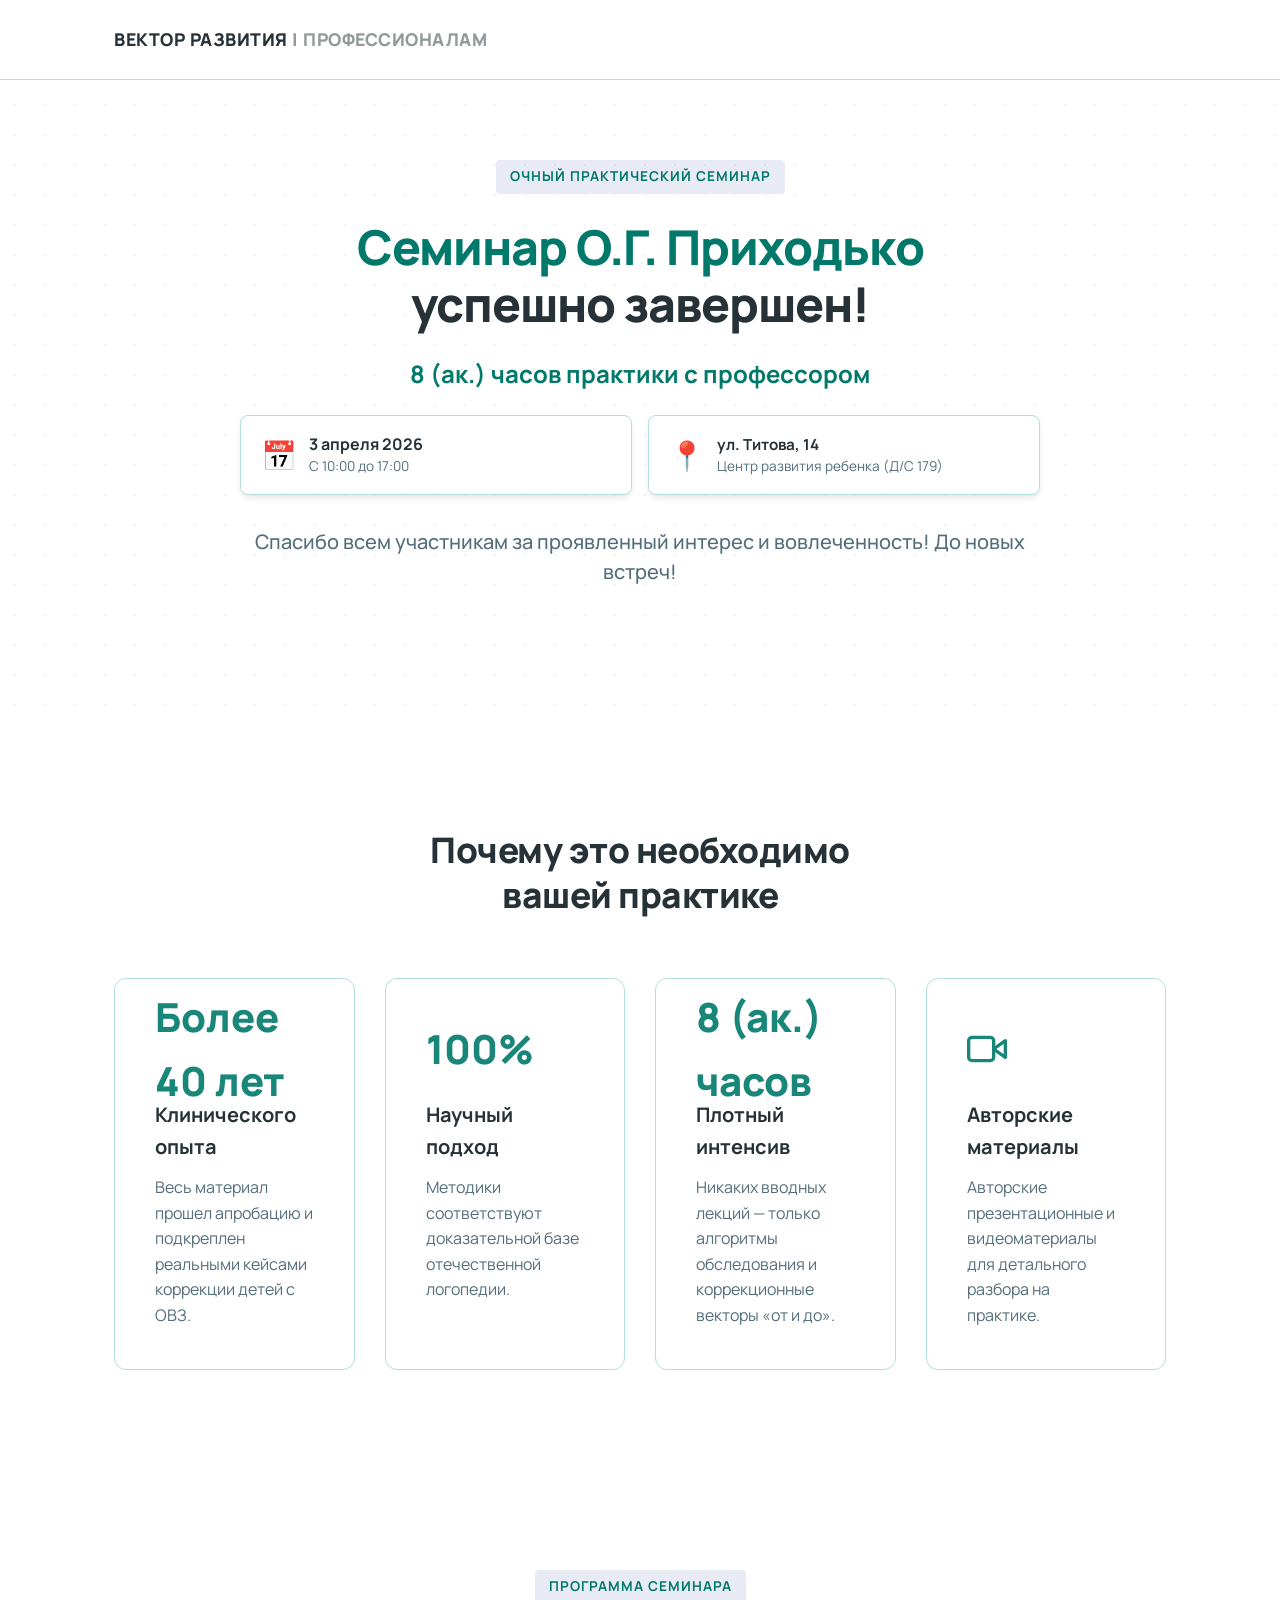
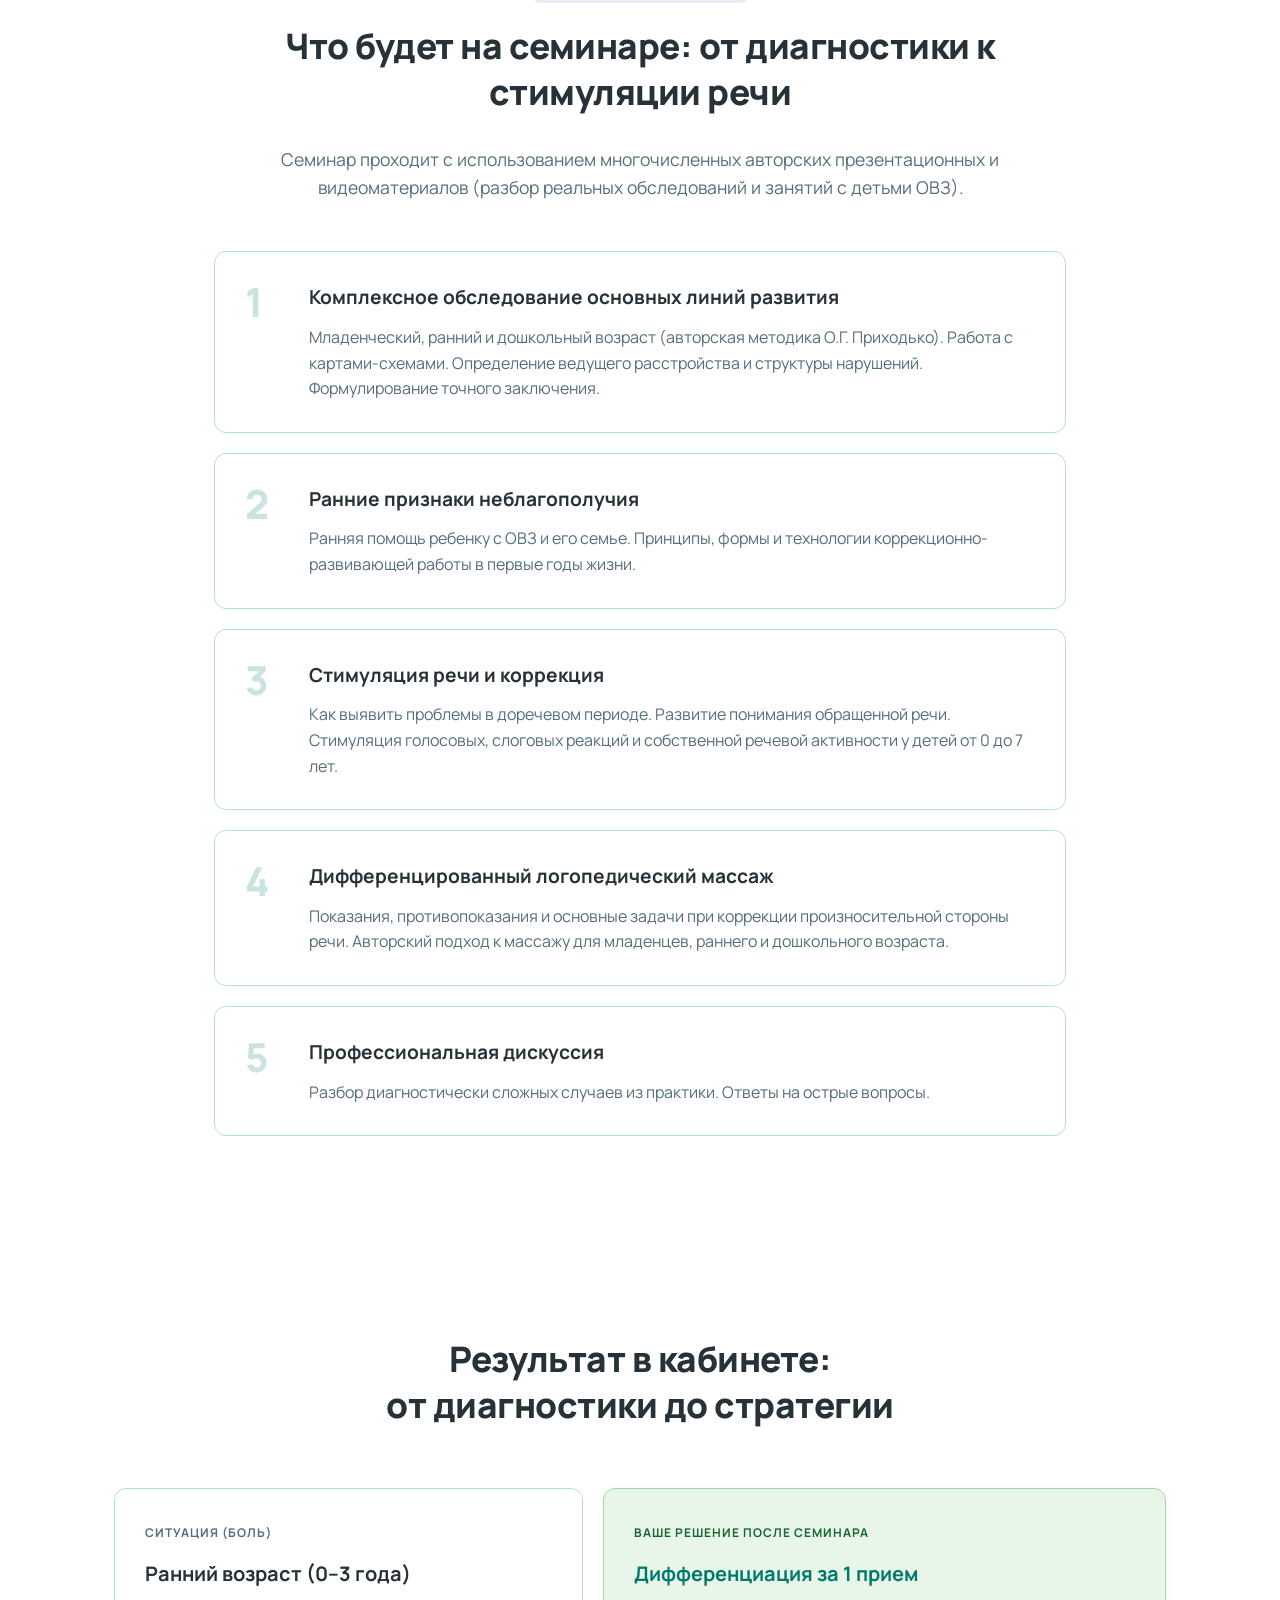
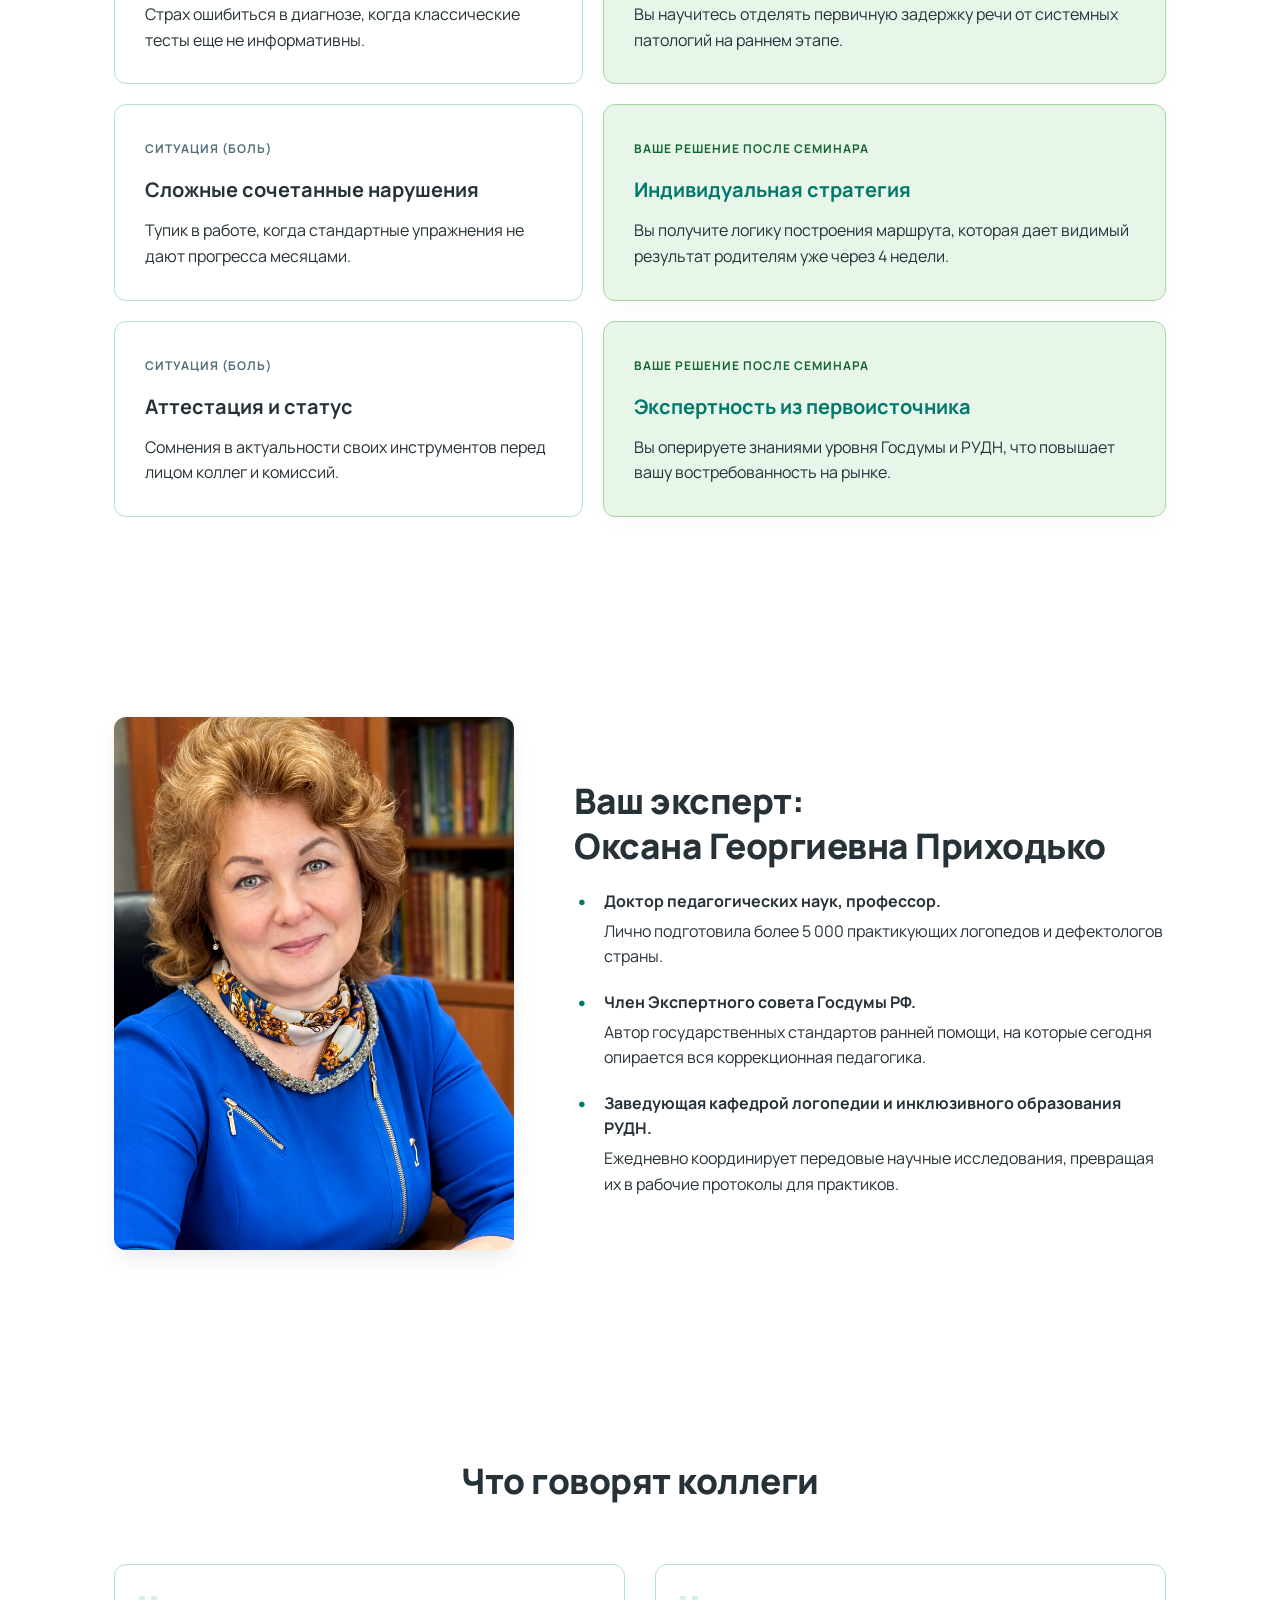
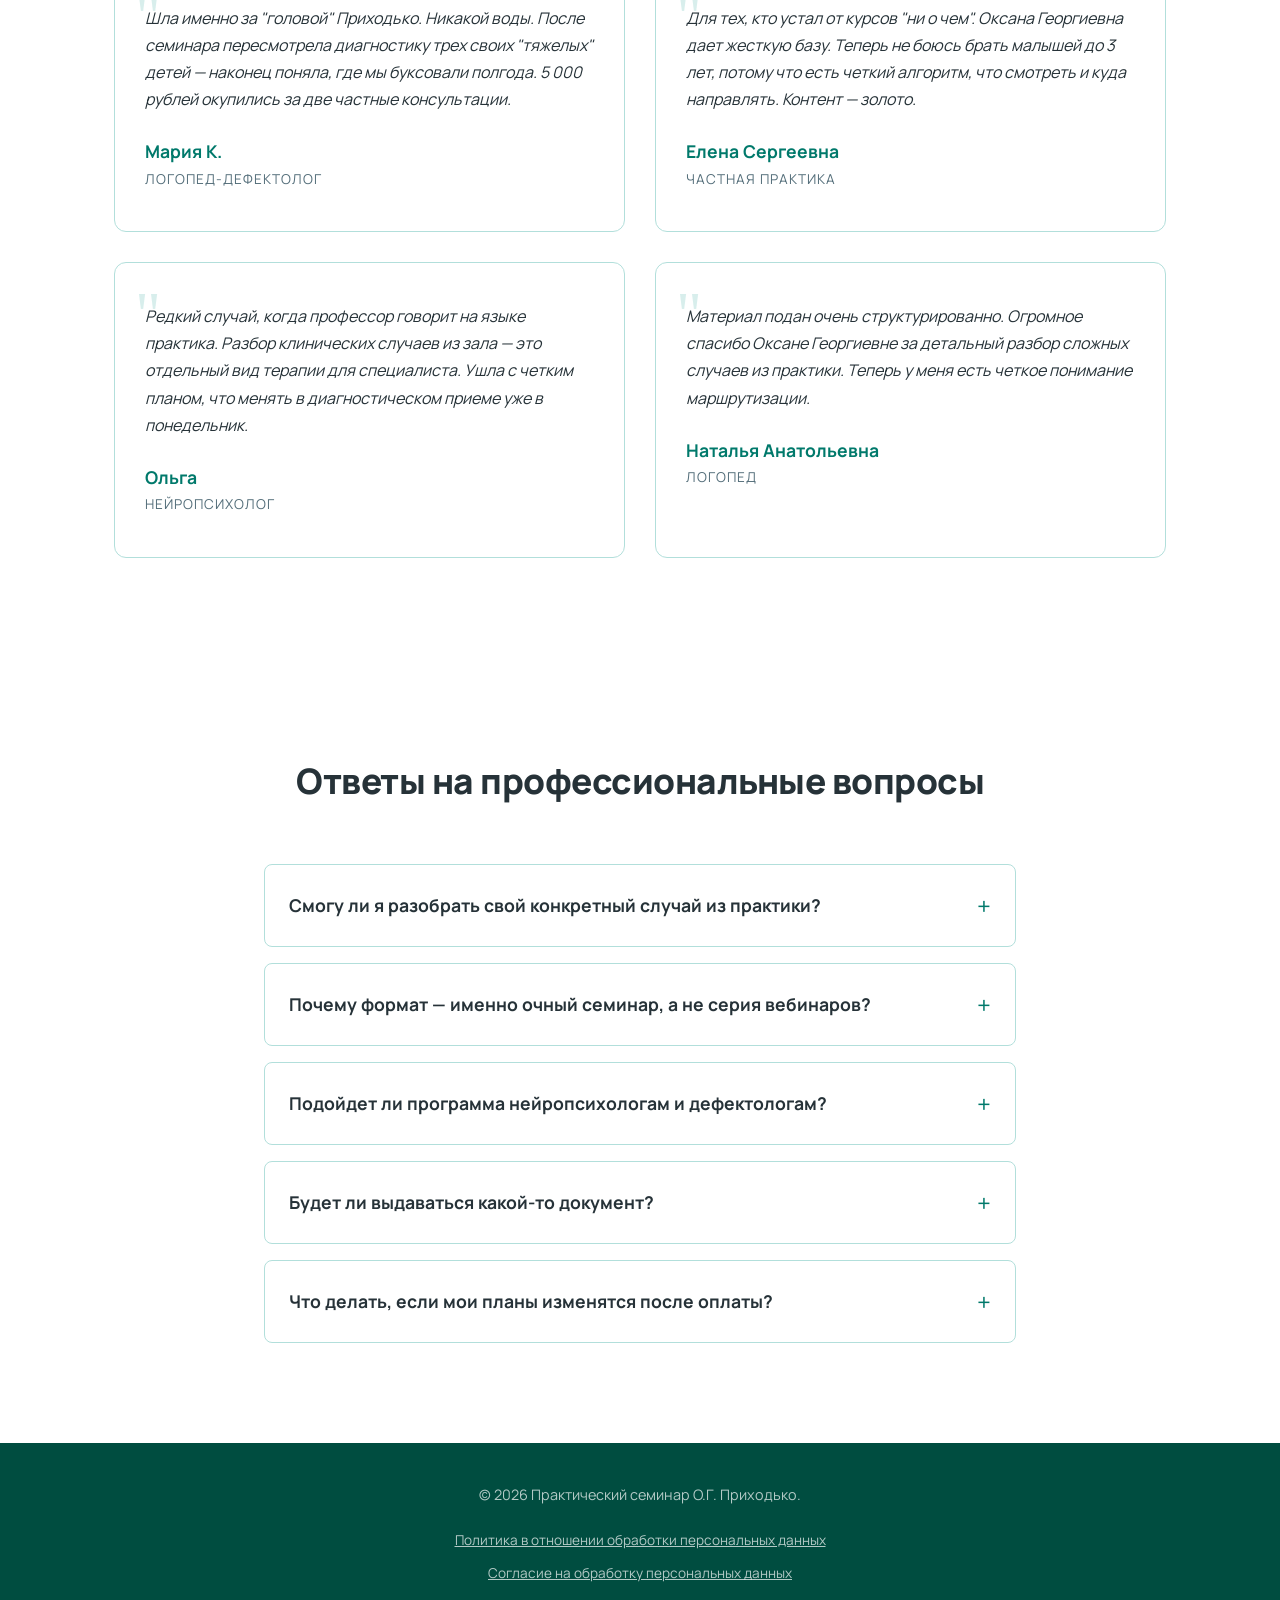
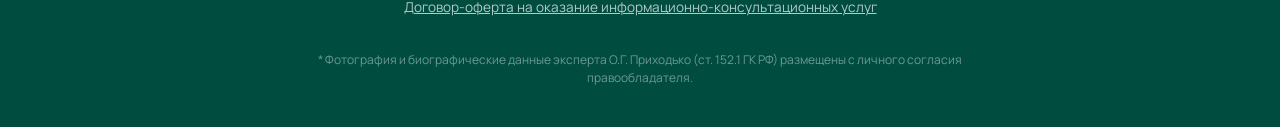
<file: index.html>
<!DOCTYPE html>
<html lang="ru">

<head>
    <meta charset="UTF-8">
    <meta name="viewport" content="width=device-width, initial-scale=1.0">
    <title>Практический семинар О.Г. Приходько: «Современные подходы к диагностике и коррекции речевых нарушений у детей раннего и дошкольного возраста»</title>
    <meta name="description" content="Очный интенсив Оксаны Георгиевны Приходько. Точная диагностика детей 0-7 лет. 8 (ак.) часов практики для логопедов, дефектологов и нейропсихологов.">
    <!-- Open Graph for Telegram/WhatsApp previews -->
    <meta property="og:title" content="Практический семинар О.Г. Приходько: «Современные подходы к диагностике и коррекции речевых нарушений у детей раннего и дошкольного возраста»">
    <meta property="og:description" content="8 (ак.) часов практики для логопедов, дефектологов и нейропсихологов. 3 апреля 2026 г., Ярославль.">
    <meta property="og:type" content="website">
    <link rel="preconnect" href="https://fonts.googleapis.com">
    <link rel="preconnect" href="https://fonts.gstatic.com" crossorigin>
    <link href="https://fonts.googleapis.com/css2?family=Manrope:wght@400;500;600;700;800&display=swap"
        rel="stylesheet">
    <link rel="stylesheet" href="style.css">
    
    <!-- T-Bank Payment Widget Script -->
    <script src="https://securepay.tinkoff.ru/html/payForm/js/tinkoff_v2.js"></script>

    <!-- Top.Mail.Ru counter -->
    <script type="text/javascript">
    var _tmr = window._tmr || (window._tmr = []);
    _tmr.push({id: "3750161", type: "pageView", start: (new Date()).getTime()});
    (function (d, w, id) {
      if (d.getElementById(id)) return;
      var ts = d.createElement("script"); ts.type = "text/javascript"; ts.async = true; ts.id = id;
      ts.src = "https://top-fwz1.mail.ru/js/code.js";
      var f = function () {var s = d.getElementsByTagName("script")[0]; s.parentNode.insertBefore(ts, s);};
      if (w.opera == "[object Opera]") { d.addEventListener("DOMContentLoaded", f, false); } else { f(); }
    })(document, window, "tmr-code");
    </script>
    <noscript><div><img src="https://top-fwz1.mail.ru/counter?id=3750161;js=na" style="position:absolute;left:-9999px;" alt="Top.Mail.Ru" /></div></noscript>
    <!-- /Top.Mail.Ru counter -->
</head>

<body>

    <!-- Header (Simple) -->
    <header class="header">
        <div class="container header-inner">
            <div class="logo">ВЕКТОР РАЗВИТИЯ <span style="opacity: 0.5;">| ПРОФЕССИОНАЛАМ</span></div>
            <a href="#register" class="btn btn-outline-header" style="display: none;">Занять место</a>
        </div>
    </header>

    <!-- Block 1: Hero Section -->
    <section class="hero" id="hero">
        <div class="hero-bg"></div>
        <div class="container">
            <div class="hero-content">
                <div class="badge">Очный практический семинар</div>
                <h1 class="hero-title"
                    style="font-size: clamp(2rem, 5vw, 3rem); line-height: 1.2; margin-bottom: 24px; color: var(--color-primary);">
                    Семинар О.Г. Приходько<br>
                    <span style="color: var(--color-text-dark); background: var(--color-bg-secondary); padding: 2px 8px; border-radius: 4px;">успешно завершен!</span>
                </h1>

                <h2
                    style="font-size: 1.25rem; font-weight: 700; color: var(--color-primary-dark); margin-bottom: 24px; line-height: 1.4;">
                    <span class="highlight" style="font-size: 1.5rem;">8 (ак.) часов практики с профессором</span>
                </h2>

                <div class="event-details"
                    style="display: flex; justify-content: center; gap: 16px; flex-wrap: wrap; margin-bottom: 32px;">
                    <div
                        style="background: #fff; padding: 16px 20px; border-radius: 8px; box-shadow: var(--shadow-sm); border: 1px solid var(--color-border); display: flex; align-items: center; gap: 12px; text-align: left; flex: 1; min-width: 200px;">
                        <span style="font-size: 1.8rem;">📅</span>
                        <span style="line-height: 1.3;">
                            <strong style="color: var(--color-text-dark); font-size: 1rem;">3 апреля 2026</strong><br>
                            <span style="font-size: 0.85rem; color: var(--color-text-muted);">С 10:00 до 17:00</span>
                        </span>
                    </div>
                    <div
                        style="background: #fff; padding: 16px 20px; border-radius: 8px; box-shadow: var(--shadow-sm); border: 1px solid var(--color-border); display: flex; align-items: center; gap: 12px; text-align: left; flex: 1; min-width: 250px;">
                        <span style="font-size: 1.8rem;">📍</span>
                        <span style="line-height: 1.3;">
                            <strong style="color: var(--color-text-dark); font-size: 0.95rem;">ул. Титова,
                                14</strong><br>
                            <span style="font-size: 0.85rem; color: var(--color-text-muted);">Центр развития ребенка
                                (Д/С 179)</span>
                        </span>
                    </div>
                </div>

                <p class="hero-subtitle">
                    Спасибо всем участникам за проявленный интерес и вовлеченность! До новых встреч!
                </p>
                <div class="hero-cta-box" style="display: none;">
                    <a href="#register" class="btn btn-primary btn-xl" id="hero-price">Занять место за 6 000 ₽</a>
                    <div class="urgency-tag">
                        <svg width="18" height="18" viewBox="0 0 24 24" fill="none" class="icon">
                            <path d="M12 22c5.523 0 10-4.477 10-10S17.523 2 12 2 2 6.477 2 12s4.477 10 10 10z"
                                stroke="currentColor" stroke-width="2" />
                            <path d="M12 6v6l4 2" stroke="currentColor" stroke-width="2" stroke-linecap="round" />
                        </svg>
                        <div class="timer-block">
                            <span id="days">00</span>
                            <small>Дней</small>
                        </div>
                        <div class="timer-separator">:</div>
                        <div class="timer-block">
                            <span id="hours">00</span>
                            <small>Часов</small>
                        </div>
                        <div class="timer-separator">:</div>
                        <div class="timer-block">
                            <span id="minutes">00</span>
                            <small>Минут</small>
                        </div>
                        <div class="timer-separator">:</div>
                        <div class="timer-block">
                            <span id="seconds">00</span>
                            <small>Секунд</small>
                        </div>
                    </div>
                </div>
            </div>
        </div>
    </section>

    <!-- Block 2: Value Proposition -->
    <section class="section bg-white" id="values">
        <div class="container">
            <h2 class="section-title text-center">Почему это необходимо<br>вашей практике</h2>
            <div class="values-grid">
                <div class="value-card">
                    <div class="value-icon">Более 40 лет</div>
                    <h3 class="value-title">Клинического опыта</h3>
                    <p class="value-desc">Весь материал прошел апробацию и подкреплен реальными кейсами коррекции детей
                        с ОВЗ.</p>
                </div>
                <div class="value-card">
                    <div class="value-icon">100%</div>
                    <h3 class="value-title">Научный подход</h3>
                    <p class="value-desc">Методики соответствуют доказательной базе отечественной логопедии.</p>
                </div>
                <div class="value-card">
                    <div class="value-icon">8 (ак.) часов</div>
                    <h3 class="value-title">Плотный интенсив</h3>
                    <p class="value-desc">Никаких вводных лекций — только алгоритмы обследования и коррекционные векторы
                        «от и до».</p>
                </div>
                <div class="value-card">
                    <div class="value-icon">
                        <svg width="40" height="40" viewBox="0 0 24 24" fill="none" stroke="currentColor"
                            stroke-width="2" stroke-linecap="round" stroke-linejoin="round">
                            <polygon points="23 7 16 12 23 17 23 7"></polygon>
                            <rect x="1" y="5" width="15" height="14" rx="2" ry="2"></rect>
                        </svg>
                    </div>
                    <h3 class="value-title">Авторские материалы</h3>
                    <p class="value-desc">Авторские презентационные и видеоматериалы для детального разбора на практике.
                    </p>
                </div>
            </div>
        </div>
    </section>

    <!-- Block 2.5: Seminar Program -->
    <section class="section" id="program" style="background-color: var(--color-surface);">
        <div class="container" style="max-width: 900px;">
            <div class="badge" style="display: block; width: max-content; margin: 0 auto 20px auto;">Программа семинара
            </div>
            <h2 class="section-title text-center" style="margin-bottom: 30px;">Что будет на семинаре: от диагностики к
                стимуляции речи</h2>

            <p style="text-align: center; color: var(--color-text-muted); font-size: 1.1rem; margin-bottom: 50px;">
                Семинар проходит с использованием многочисленных авторских презентационных и видеоматериалов (разбор
                реальных обследований и занятий с детьми ОВЗ).
            </p>

            <div class="program-list">
                <div class="program-item">
                    <div class="program-number">1</div>
                    <div class="program-content">
                        <h4 class="program-title">Комплексное обследование основных линий развития</h4>
                        <p>Младенческий, ранний и дошкольный возраст (авторская методика О.Г. Приходько). Работа с
                            картами-схемами. Определение ведущего расстройства и структуры нарушений. Формулирование
                            точного заключения.</p>
                    </div>
                </div>

                <div class="program-item">
                    <div class="program-number">2</div>
                    <div class="program-content">
                        <h4 class="program-title">Ранние признаки неблагополучия</h4>
                        <p>Ранняя помощь ребенку с ОВЗ и его семье. Принципы, формы и технологии
                            коррекционно-развивающей работы в первые годы жизни.</p>
                    </div>
                </div>

                <div class="program-item">
                    <div class="program-number">3</div>
                    <div class="program-content">
                        <h4 class="program-title">Стимуляция речи и коррекция</h4>
                        <p>Как выявить проблемы в доречевом периоде. Развитие понимания обращенной речи. Стимуляция
                            голосовых, слоговых реакций и собственной речевой активности у детей от 0 до 7 лет.</p>
                    </div>
                </div>

                <div class="program-item">
                    <div class="program-number">4</div>
                    <div class="program-content">
                        <h4 class="program-title">Дифференцированный логопедический массаж</h4>
                        <p>Показания, противопоказания и основные задачи при коррекции произносительной стороны речи.
                            Авторский подход к массажу для младенцев, раннего и дошкольного возраста.</p>
                    </div>
                </div>

                <div class="program-item">
                    <div class="program-number">5</div>
                    <div class="program-content">
                        <h4 class="program-title">Профессиональная дискуссия</h4>
                        <p>Разбор диагностически сложных случаев из практики. Ответы на острые вопросы.</p>
                    </div>
                </div>
            </div>
        </div>
    </section>

    <!-- Block 3: Results (Table/Cards) -->
    <section class="section bg-white" id="results">
        <div class="container">
            <h2 class="section-title text-center">Результат в кабинете:<br>от диагностики до стратегии</h2>

            <div class="results-grid">
                <!-- Row 1 -->
                <div class="result-card problem">
                    <div class="result-label error">Ситуация (Боль)</div>
                    <h4 class="result-heading">Ранний возраст (0–3 года)</h4>
                    <p>Страх ошибиться в диагнозе, когда классические тесты еще не информативны.</p>
                </div>
                <div class="result-card solution">
                    <div class="result-label success">Ваше решение после семинара</div>
                    <h4 class="result-heading highlight">Дифференциация за 1 прием</h4>
                    <p>Вы научитесь отделять первичную задержку речи от системных патологий на раннем этапе.</p>
                </div>

                <!-- Row 2 -->
                <div class="result-card problem">
                    <div class="result-label error">Ситуация (Боль)</div>
                    <h4 class="result-heading">Сложные сочетанные нарушения</h4>
                    <p>Тупик в работе, когда стандартные упражнения не дают прогресса месяцами.</p>
                </div>
                <div class="result-card solution">
                    <div class="result-label success">Ваше решение после семинара</div>
                    <h4 class="result-heading highlight">Индивидуальная стратегия</h4>
                    <p>Вы получите логику построения маршрута, которая дает видимый результат родителям уже через 4
                        недели.</p>
                </div>

                <!-- Row 3 -->
                <div class="result-card problem">
                    <div class="result-label error">Ситуация (Боль)</div>
                    <h4 class="result-heading">Аттестация и статус</h4>
                    <p>Сомнения в актуальности своих инструментов перед лицом коллег и комиссий.</p>
                </div>
                <div class="result-card solution">
                    <div class="result-label success">Ваше решение после семинара</div>
                    <h4 class="result-heading highlight">Экспертность из первоисточника</h4>
                    <p>Вы оперируете знаниями уровня Госдумы и РУДН, что повышает вашу востребованность на рынке.</p>
                </div>
            </div>
        </div>
    </section>

    <!-- Block 4: Expert Profile -->
    <section class="section bg-white" id="expert">
        <div class="container">
            <div class="expert-container">
                <div class="expert-image">
                    <img src="Приходько.png" alt="Оксана Георгиевна Приходько"
                        style="width: 100%; border-radius: 12px; object-fit: cover; aspect-ratio: 3/4; box-shadow: var(--shadow-md);">
                </div>
                <div class="expert-info">
                    <h2 class="section-title" style="margin-bottom: 20px;">Ваш эксперт:<br>Оксана Георгиевна Приходько
                    </h2>

                    <ul class="expert-list">
                        <li>
                            <strong>Доктор педагогических наук, профессор.</strong> Лично подготовила более 5 000
                            практикующих логопедов и дефектологов страны.
                        </li>
                        <li>
                            <strong>Член Экспертного совета Госдумы РФ.</strong> Автор государственных стандартов ранней
                            помощи, на которые сегодня опирается вся коррекционная педагогика.
                        </li>
                        <li>
                            <strong>Заведующая кафедрой логопедии и инклюзивного образования РУДН.</strong> Ежедневно
                            координирует передовые научные исследования, превращая их в рабочие протоколы для практиков.
                        </li>
                    </ul>
                </div>
            </div>
        </div>
    </section>

    <!-- Block 5: Testimonials -->
    <section class="section bg-surface" id="testimonials">
        <div class="container">
            <h2 class="section-title text-center">Что говорят коллеги</h2>

            <div class="testimonials-grid">
                <div class="testimonial-card">
                    <div class="quote-icon">"</div>
                    <p class="testimonial-text">Шла именно за "головой" Приходько. Никакой воды. После семинара
                        пересмотрела диагностику трех своих "тяжелых" детей — наконец поняла, где мы буксовали полгода.
                        5 000 рублей окупились за две частные консультации.</p>
                    <div class="testimonial-author">
                        <strong>Мария К.</strong>
                        <span>логопед-дефектолог</span>
                    </div>
                </div>

                <div class="testimonial-card">
                    <div class="quote-icon">"</div>
                    <p class="testimonial-text">Для тех, кто устал от курсов "ни о чем". Оксана Георгиевна дает жесткую
                        базу. Теперь не боюсь брать малышей до 3 лет, потому что есть четкий алгоритм, что смотреть и
                        куда направлять. Контент — золото.</p>
                    <div class="testimonial-author">
                        <strong>Елена Сергеевна</strong>
                        <span>частная практика</span>
                    </div>
                </div>

                <div class="testimonial-card">
                    <div class="quote-icon">"</div>
                    <p class="testimonial-text">Редкий случай, когда профессор говорит на языке практика. Разбор
                        клинических случаев из зала — это отдельный вид терапии для специалиста. Ушла с четким планом,
                        что менять в диагностическом приеме уже в понедельник.</p>
                    <div class="testimonial-author">
                        <strong>Ольга</strong>
                        <span>нейропсихолог</span>
                    </div>
                </div>

                <div class="testimonial-card">
                    <div class="quote-icon">"</div>
                    <p class="testimonial-text">Материал подан очень структурированно. Огромное спасибо Оксане
                        Георгиевне за детальный разбор сложных случаев из практики. Теперь у меня есть четкое понимание
                        маршрутизации.</p>
                    <div class="testimonial-author">
                        <strong>Наталья Анатольевна</strong>
                        <span>логопед</span>
                    </div>
                </div>
            </div>
        </div>
    </section>

    <!-- Block 6: FAQ -->
    <section class="section bg-white" id="faq">
        <div class="container" style="max-width: 800px;">
            <h2 class="section-title text-center">Ответы на профессиональные вопросы</h2>

            <div class="faq-accordion">
                <div class="accordion-item">
                    <button class="accordion-header">
                        Смогу ли я разобрать свой конкретный случай из практики?
                        <span class="icon">+</span>
                    </button>
                    <div class="accordion-content">
                        <div class="accordion-inner">
                            <p>Да. Мы выделили время на интерактив, где вы можете представить анамнез своего «сложного»
                                ребенка и получить прямую стратегию коррекции от профессора.</p>
                        </div>
                    </div>
                </div>

                <div class="accordion-item">
                    <button class="accordion-header">
                        Почему формат — именно очный семинар, а не серия вебинаров?
                        <span class="icon">+</span>
                    </button>
                    <div class="accordion-content">
                        <div class="accordion-inner">
                            <p>Очный формат позволяет видеть, как работает эксперт «в поле», и моментально получать
                                обратную обратную связь.</p>
                        </div>
                    </div>
                </div>

                <div class="accordion-item">
                    <button class="accordion-header">
                        Подойдет ли программа нейропсихологам и дефектологам?
                        <span class="icon">+</span>
                    </button>
                    <div class="accordion-content">
                        <div class="accordion-inner">
                            <p>Да. Нарушения развития у детей 0–7 лет всегда сочетанные. Профессор дает
                                междисциплинарный подход, который поможет нейропсихологам понять речевые механизмы, а
                                дефектологам — маркеры органики.</p>
                        </div>
                    </div>
                </div>

                <div class="accordion-item">
                    <button class="accordion-header">
                        Будет ли выдаваться какой-то документ?
                        <span class="icon">+</span>
                    </button>
                    <div class="accordion-content">
                        <div class="accordion-inner">
                            <p>Будет выдаваться Сертификат участника практического семинара.</p>
                        </div>
                    </div>
                </div>

                <div class="accordion-item">
                    <button class="accordion-header">
                        Что делать, если мои планы изменятся после оплаты?
                        <span class="icon">+</span>
                    </button>
                    <div class="accordion-content">
                        <div class="accordion-inner">
                            <p>Если вы предупредите нас до 1 апреля, мы вернем 100% стоимости без лишних вопросов.</p>
                        </div>
                    </div>
                </div>
            </div>
        </div>
    </section>

    <!-- Block 7: Registration CTA & Footer -->
    <section class="section bg-surface text-center" id="register" style="display: none;">
        <div class="container" style="max-width: 700px;">
            <h2 class="section-title" style="margin-bottom: 24px;">Забронируйте участие</h2>
            <p class="hero-subtitle">Стоимость участия: 6 000 ₽. Оставьте контакты и оплатите участие</p>

            <form id="registration-form" class="registration-form">
                <input type="text" name="name" id="form-name" placeholder="Ваше Имя" required class="form-input">
                <input type="tel" name="phone" id="form-phone" placeholder="Номер телефона" required class="form-input">
                
                <div class="legal-checkbox-container">
                    <input type="checkbox" id="legal-consent" name="legal-consent" required>
                    <label for="legal-consent" class="legal-checkbox-label">
                        Нажимая на кнопку, я даю <a href="consent.html" target="_blank">согласие на обработку персональных данных</a> и соглашаюсь с <a href="policy.html" target="_blank">Политикой конфиденциальности</a>
                    </label>
                </div>

                <button type="submit" class="btn btn-primary btn-xl" id="submit-btn"
                    style="width: 100%; max-width: none;">Оставить заявку</button>
                <div id="form-response" style="margin-top: 15px; font-weight: bold; display: none;"></div>
            </form>
        </div>
    </section>

    <!-- Simple Footer -->
    <footer
        style="background: var(--color-primary-dark); padding: 40px 0; color: rgba(255,255,255,0.7); text-align: center; font-size: 0.9rem;">
        <div class="container">
            <p>© 2026 Практический семинар О.Г. Приходько.</p>
            
            <div class="footer-legal-links">
                <a href="policy.html" target="_blank">Политика в отношении обработки персональных данных</a>
                <a href="consent.html" target="_blank">Согласие на обработку персональных данных</a>
                <a href="offer.html" target="_blank">Договор-оферта на оказание информационно-консультационных услуг</a>
            </div>

            <p class="footer-disclaimer">
                * Фотография и биографические данные эксперта О.Г. Приходько (ст. 152.1 ГК РФ) размещены с личного согласия правообладателя.
            </p>
        </div>
    </footer>

    <script src="script.js"></script>
</body>

</html>
</file>
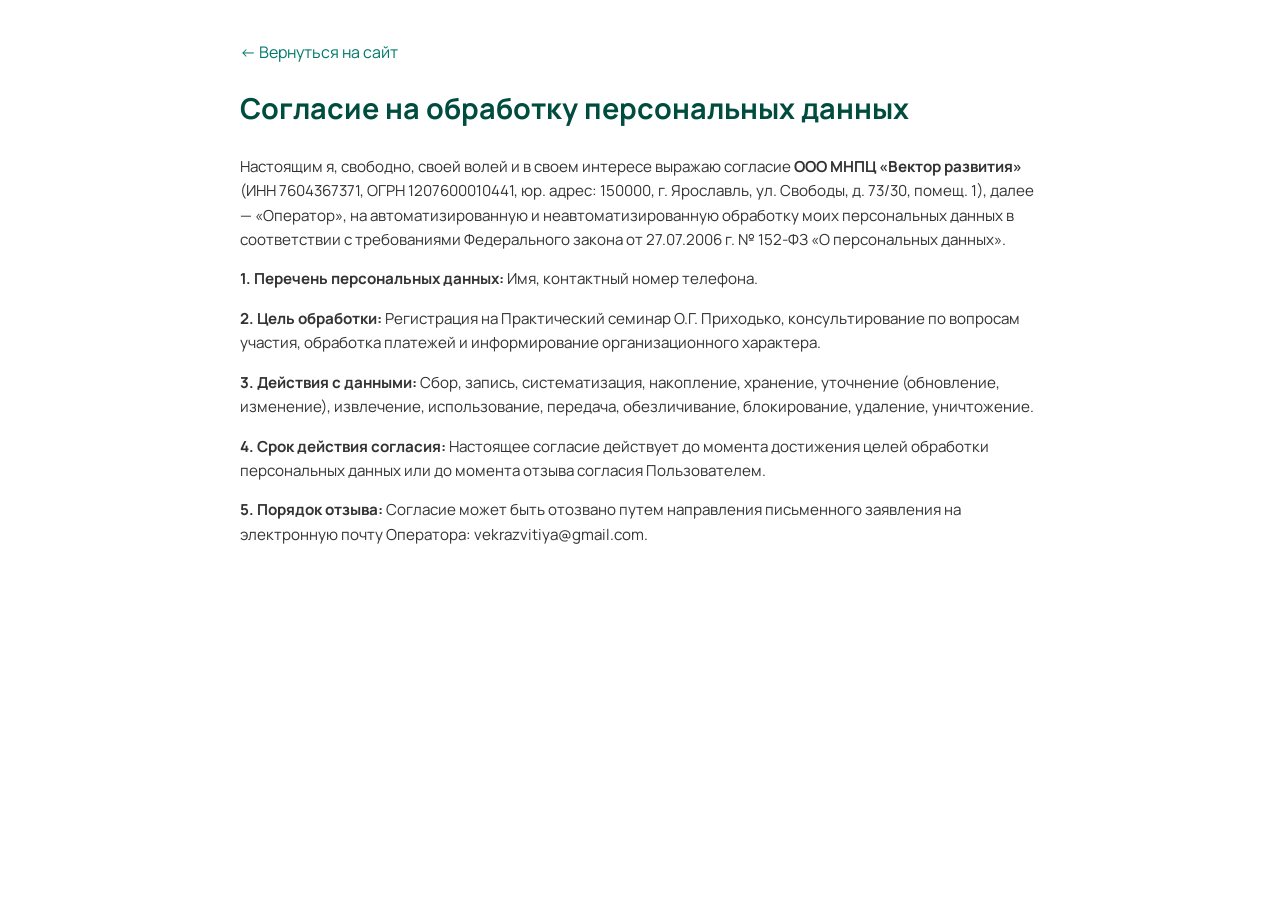
<file: consent.html>
<!DOCTYPE html>
<html lang="ru">
<head>
    <meta charset="UTF-8">
    <meta name="viewport" content="width=device-width, initial-scale=1.0">
    <title>Согласие на обработку персональных данных</title>
    <link href="https://fonts.googleapis.com/css2?family=Manrope:wght@400;700&display=swap" rel="stylesheet">
    <style>
        body { font-family: 'Manrope', sans-serif; line-height: 1.6; color: #333; max-width: 800px; margin: 40px auto; padding: 0 20px; }
        h1 { color: #004D40; font-size: 1.8em; margin-bottom: 24px; }
        p { margin-bottom: 15px; font-size: 0.95em; }
    </style>
</head>
<body>
    <a href="index.html" style="color: #00796B; text-decoration: none;">&larr; Вернуться на сайт</a>
    <h1>Согласие на обработку персональных данных</h1>
    <p>Настоящим я, свободно, своей волей и в своем интересе выражаю согласие <strong>ООО МНПЦ «Вектор развития»</strong> (ИНН 7604367371, ОГРН 1207600010441, юр. адрес: 150000, г. Ярославль, ул. Свободы, д. 73/30, помещ. 1), далее — «Оператор», на автоматизированную и неавтоматизированную обработку моих персональных данных в соответствии с требованиями Федерального закона от 27.07.2006 г. № 152-ФЗ «О персональных данных».</p>
    
    <p><strong>1. Перечень персональных данных:</strong> Имя, контактный номер телефона.</p>
    
    <p><strong>2. Цель обработки:</strong> Регистрация на Практический семинар О.Г. Приходько, консультирование по вопросам участия, обработка платежей и информирование организационного характера.</p>
    
    <p><strong>3. Действия с данными:</strong> Сбор, запись, систематизация, накопление, хранение, уточнение (обновление, изменение), извлечение, использование, передача, обезличивание, блокирование, удаление, уничтожение.</p>
    
    <p><strong>4. Срок действия согласия:</strong> Настоящее согласие действует до момента достижения целей обработки персональных данных или до момента отзыва согласия Пользователем.</p>
    
    <p><strong>5. Порядок отзыва:</strong> Согласие может быть отозвано путем направления письменного заявления на электронную почту Оператора: vekrazvitiya@gmail.com.</p>
</body>
</html>
</file>
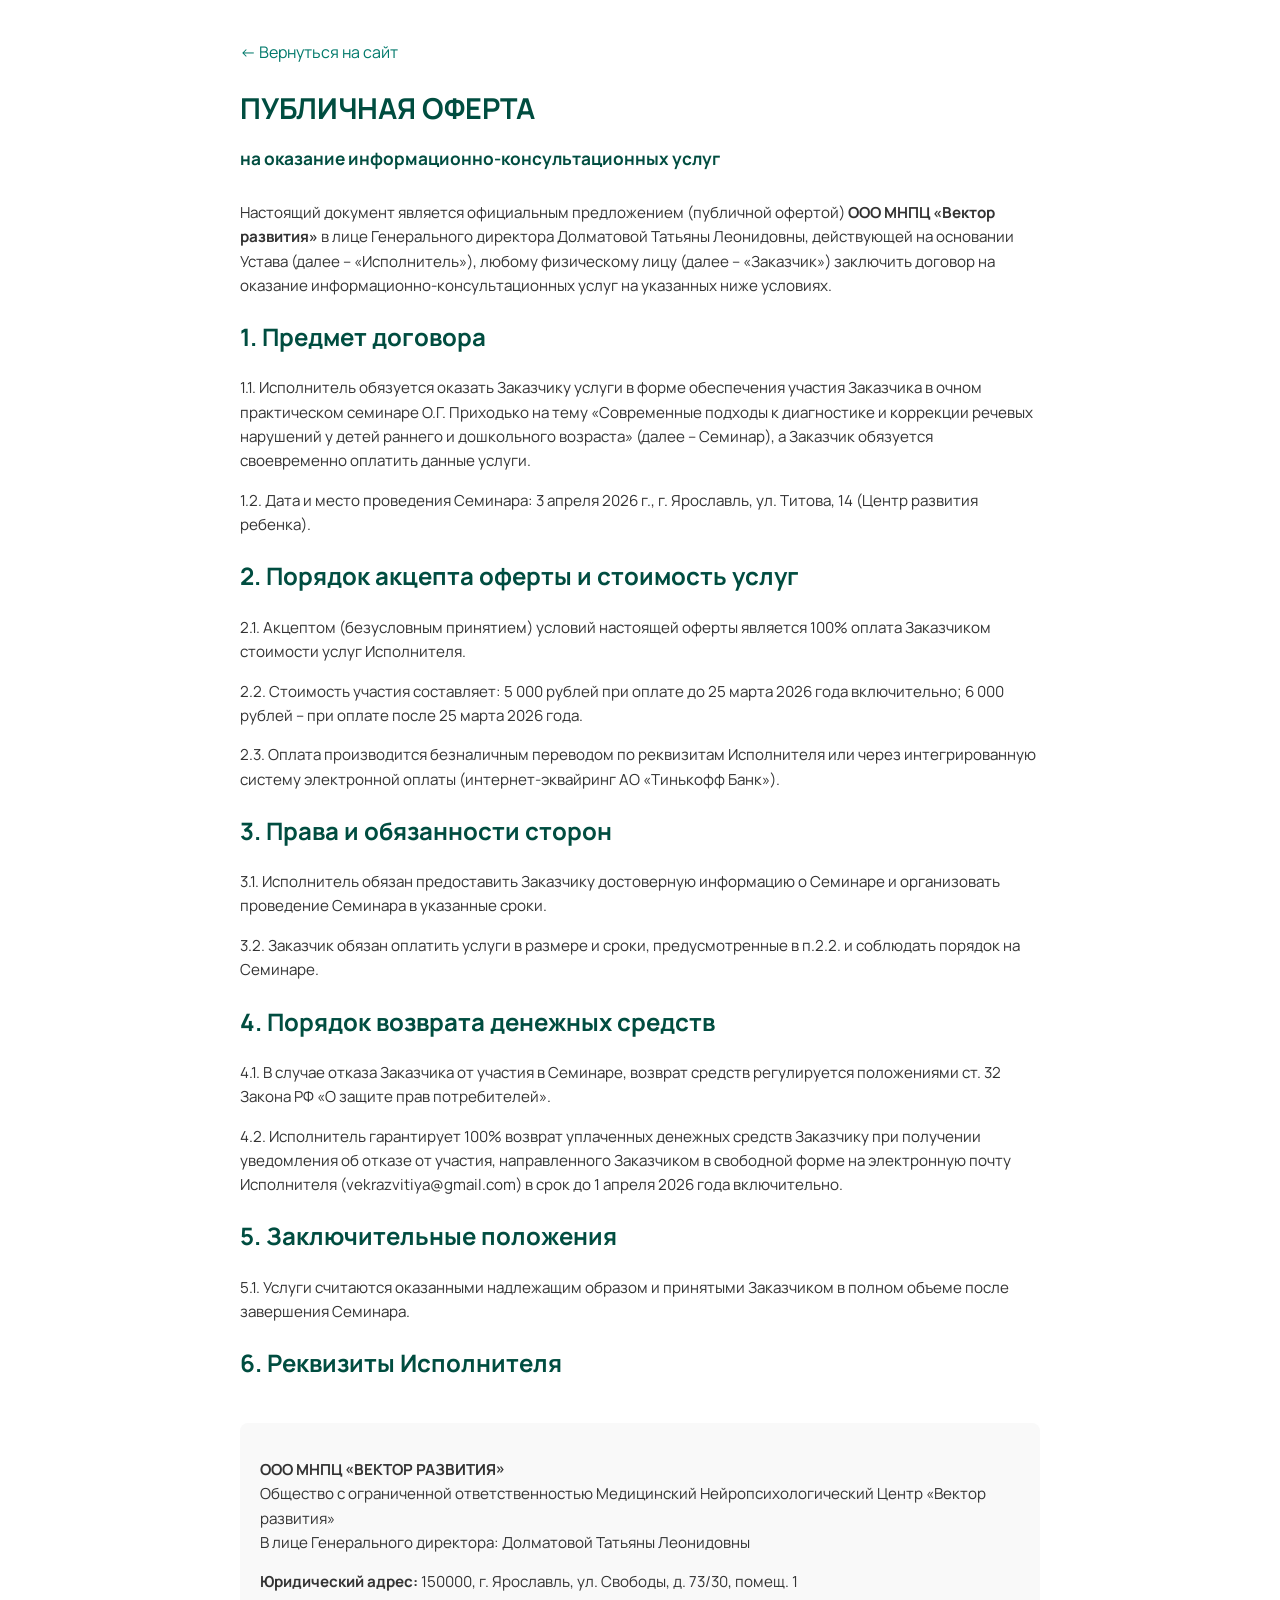
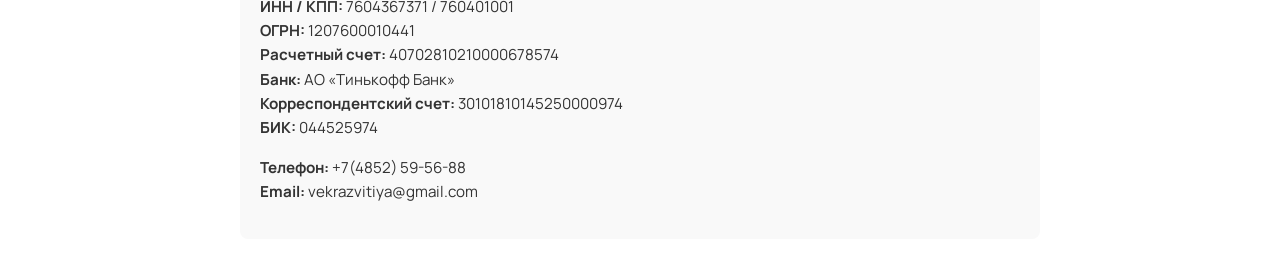
<file: offer.html>
<!DOCTYPE html>
<html lang="ru">
<head>
    <meta charset="UTF-8">
    <meta name="viewport" content="width=device-width, initial-scale=1.0">
    <title>Договор-оферта</title>
    <link href="https://fonts.googleapis.com/css2?family=Manrope:wght@400;700&display=swap" rel="stylesheet">
    <style>
        body { font-family: 'Manrope', sans-serif; line-height: 1.6; color: #333; max-width: 800px; margin: 40px auto; padding: 0 20px; }
        h1, h2, h3 { color: #004D40; }
        h1 { font-size: 1.8em; margin-bottom: 24px; text-transform: uppercase; }
        p, li { margin-bottom: 15px; font-size: 0.95em; }
        .details { background: #f9f9f9; padding: 20px; border-radius: 8px; margin-top: 40px; }
    </style>
</head>
<body>
    <a href="index.html" style="color: #00796B; text-decoration: none;">&larr; Вернуться на сайт</a>
    <h1>Публичная оферта<br><span style="font-size: 0.6em; text-transform: none;">на оказание информационно-консультационных услуг</span></h1>
    
    <p>Настоящий документ является официальным предложением (публичной офертой) <strong>ООО МНПЦ «Вектор развития»</strong> в лице Генерального директора Долматовой Татьяны Леонидовны, действующей на основании Устава (далее – «Исполнитель»), любому физическому лицу (далее – «Заказчик») заключить договор на оказание информационно-консультационных услуг на указанных ниже условиях.</p>
    
    <h2>1. Предмет договора</h2>
    <p>1.1. Исполнитель обязуется оказать Заказчику услуги в форме обеспечения участия Заказчика в очном практическом семинаре О.Г. Приходько на тему «Современные подходы к диагностике и коррекции речевых нарушений у детей раннего и дошкольного возраста» (далее – Семинар), а Заказчик обязуется своевременно оплатить данные услуги.</p>
    <p>1.2. Дата и место проведения Семинара: 3 апреля 2026 г., г. Ярославль, ул. Титова, 14 (Центр развития ребенка).</p>
    
    <h2>2. Порядок акцепта оферты и стоимость услуг</h2>
    <p>2.1. Акцептом (безусловным принятием) условий настоящей оферты является 100% оплата Заказчиком стоимости услуг Исполнителя.</p>
    <p>2.2. Стоимость участия составляет: 5 000 рублей при оплате до 25 марта 2026 года включительно; 6 000 рублей – при оплате после 25 марта 2026 года.</p>
    <p>2.3. Оплата производится безналичным переводом по реквизитам Исполнителя или через интегрированную систему электронной оплаты (интернет-эквайринг АО «Тинькофф Банк»).</p>

    <h2>3. Права и обязанности сторон</h2>
    <p>3.1. Исполнитель обязан предоставить Заказчику достоверную информацию о Семинаре и организовать проведение Семинара в указанные сроки.</p>
    <p>3.2. Заказчик обязан оплатить услуги в размере и сроки, предусмотренные в п.2.2. и соблюдать порядок на Семинаре.</p>

    <h2>4. Порядок возврата денежных средств</h2>
    <p>4.1. В случае отказа Заказчика от участия в Семинаре, возврат средств регулируется положениями ст. 32 Закона РФ «О защите прав потребителей».</p>
    <p>4.2. Исполнитель гарантирует 100% возврат уплаченных денежных средств Заказчику при получении уведомления об отказе от участия, направленного Заказчиком в свободной форме на электронную почту Исполнителя (vekrazvitiya@gmail.com) в срок до 1 апреля 2026 года включительно.</p>

    <h2>5. Заключительные положения</h2>
    <p>5.1. Услуги считаются оказанными надлежащим образом и принятыми Заказчиком в полном объеме после завершения Семинара.</p>
    
    <h2>6. Реквизиты Исполнителя</h2>
    <div class="details">
        <p><strong>ООО МНПЦ «ВЕКТОР РАЗВИТИЯ»</strong><br>
        Общество с ограниченной ответственностью Медицинский Нейропсихологический Центр «Вектор развития»<br>
        В лице Генерального директора: Долматовой Татьяны Леонидовны</p>
        <p><strong>Юридический адрес:</strong> 150000, г. Ярославль, ул. Свободы, д. 73/30, помещ. 1<br>
        <strong>ИНН / КПП:</strong> 7604367371 / 760401001<br>
        <strong>ОГРН:</strong> 1207600010441<br>
        <strong>Расчетный счет:</strong> 40702810210000678574<br>
        <strong>Банк:</strong> АО «Тинькофф Банк»<br>
        <strong>Корреспондентский счет:</strong> 30101810145250000974<br>
        <strong>БИК:</strong> 044525974</p>
        <p><strong>Телефон:</strong> +7(4852) 59-56-88<br>
        <strong>Email:</strong> vekrazvitiya@gmail.com</p>
    </div>
</body>
</html>
</file>
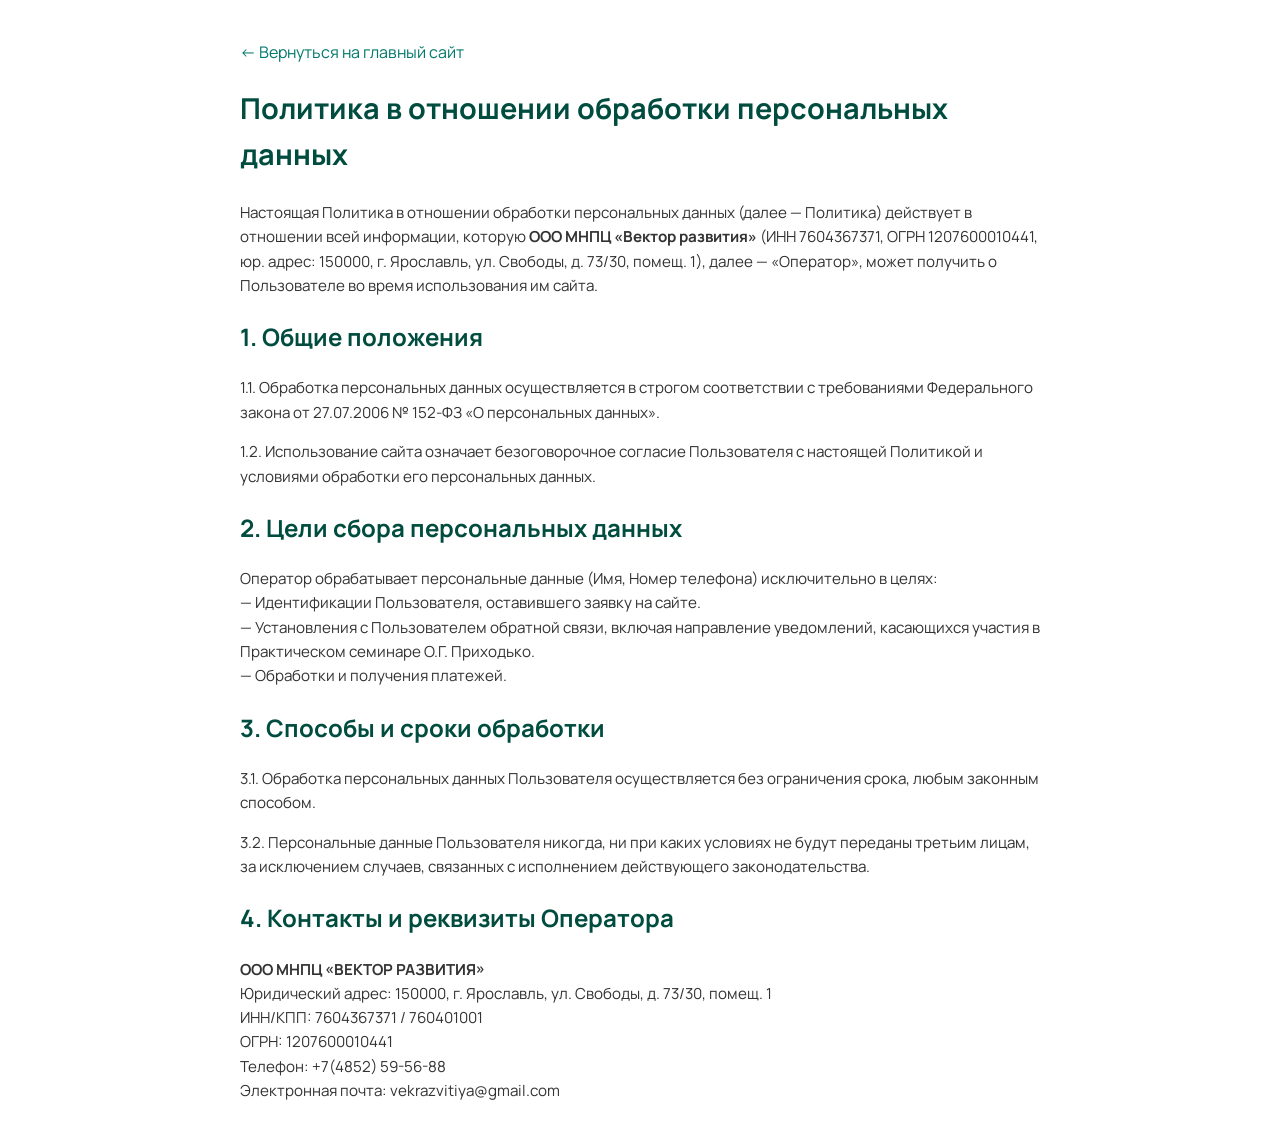
<file: policy.html>
<!DOCTYPE html>
<html lang="ru">
<head>
    <meta charset="UTF-8">
    <meta name="viewport" content="width=device-width, initial-scale=1.0">
    <title>Политика конфиденциальности</title>
    <link href="https://fonts.googleapis.com/css2?family=Manrope:wght@400;700&display=swap" rel="stylesheet">
    <style>
        body { font-family: 'Manrope', sans-serif; line-height: 1.6; color: #333; max-width: 800px; margin: 40px auto; padding: 0 20px; }
        h1, h2 { color: #004D40; }
        h1 { font-size: 1.8em; margin-bottom: 24px; }
        p { margin-bottom: 15px; font-size: 0.95em; }
    </style>
</head>
<body>
    <a href="index.html" style="color: #00796B; text-decoration: none;">&larr; Вернуться на главный сайт</a>
    <h1>Политика в отношении обработки персональных данных</h1>
    
    <p>Настоящая Политика в отношении обработки персональных данных (далее — Политика) действует в отношении всей информации, которую <strong>ООО МНПЦ «Вектор развития»</strong> (ИНН 7604367371, ОГРН 1207600010441, юр. адрес: 150000, г. Ярославль, ул. Свободы, д. 73/30, помещ. 1), далее — «Оператор», может получить о Пользователе во время использования им сайта.</p>

    <h2>1. Общие положения</h2>
    <p>1.1. Обработка персональных данных осуществляется в строгом соответствии с требованиями Федерального закона от 27.07.2006 № 152-ФЗ «О персональных данных».</p>
    <p>1.2. Использование сайта означает безоговорочное согласие Пользователя с настоящей Политикой и условиями обработки его персональных данных.</p>

    <h2>2. Цели сбора персональных данных</h2>
    <p>Оператор обрабатывает персональные данные (Имя, Номер телефона) исключительно в целях:<br>
    — Идентификации Пользователя, оставившего заявку на сайте.<br>
    — Установления с Пользователем обратной связи, включая направление уведомлений, касающихся участия в Практическом семинаре О.Г. Приходько.<br>
    — Обработки и получения платежей.</p>

    <h2>3. Способы и сроки обработки</h2>
    <p>3.1. Обработка персональных данных Пользователя осуществляется без ограничения срока, любым законным способом.</p>
    <p>3.2. Персональные данные Пользователя никогда, ни при каких условиях не будут переданы третьим лицам, за исключением случаев, связанных с исполнением действующего законодательства.</p>

    <h2>4. Контакты и реквизиты Оператора</h2>
    <p>
        <strong>ООО МНПЦ «ВЕКТОР РАЗВИТИЯ»</strong><br>
        Юридический адрес: 150000, г. Ярославль, ул. Свободы, д. 73/30, помещ. 1<br>
        ИНН/КПП: 7604367371 / 760401001<br>
        ОГРН: 1207600010441<br>
        Телефон: +7(4852) 59-56-88<br>
        Электронная почта: vekrazvitiya@gmail.com
    </p>
</body>
</html>
</file>
<file: style.css>
/* CSS Variables for Academic/Professional Event */
:root {
    /* Color Palette - Light Turquoise Theme */
    --color-bg: #E0F2F1;
    /* Light Turquoise Background */
    --color-surface: #FFFFFF;
    /* White for cards */
    --color-primary: #00796B;
    /* Deep Turquoise/Teal */
    --color-primary-dark: #004D40;
    /* Dark Teal */
    --color-accent: #E65100;
    /* Warm Orange for contrast/CTA */
    --color-text-dark: #263238;
    /* Blue-Grey for text */
    --color-text-muted: #546E7A;
    /* Lighter Grey */
    --color-border: #B2DFDB;
    /* Soft Turquoise Border */


    /* Typography - Manrope for clean, robust reading */
    --font-sans: 'Manrope', sans-serif;

    /* Effects & Layout */
    --shadow-sm: 0 4px 6px -1px rgba(0, 0, 0, 0.1);
    --shadow-md: 0 10px 25px -5px rgba(0, 0, 0, 0.1);
    --transition: all 0.3s ease;
    --container-max: 1100px;
    /* Slightly narrower for easier reading */
    --header-height: 80px;
}

* {
    margin: 0;
    padding: 0;
    box-sizing: border-box;
}

html {
    scroll-behavior: smooth;
}

body {
    font-family: var(--font-sans);
    color: var(--color-text-dark);
    background-color: var(--color-bg);
    line-height: 1.6;
    -webkit-font-smoothing: antialiased;
}

/* Container */
.container {
    max-width: var(--container-max);
    margin: 0 auto;
    padding: 0 24px;
}

/* Typography utilities */
.highlight {
    color: var(--color-primary);
}

.text-center {
    text-align: center;
}

/* Badges */
.badge {
    display: inline-block;
    padding: 6px 14px;
    background: rgba(30, 58, 138, 0.1);
    color: var(--color-primary);
    font-weight: 700;
    font-size: 0.85rem;
    text-transform: uppercase;
    letter-spacing: 1px;
    border-radius: 4px;
    margin-bottom: 24px;
}

/* Buttons */
.btn {
    display: inline-flex;
    align-items: center;
    justify-content: center;
    font-family: var(--font-sans);
    font-weight: 700;
    text-decoration: none;
    cursor: pointer;
    border: none;
    border-radius: 6px;
    transition: var(--transition);
}

.btn-primary {
    background-color: var(--color-accent);
    color: #fff;
    box-shadow: 0 4px 14px rgba(239, 68, 68, 0.4);
}

.btn-primary:hover {
    background-color: #F57C00;
    /* Darker orange */
    transform: translateY(-2px);
    box-shadow: 0 6px 20px rgba(230, 81, 0, 0.4);
}

.btn-xl {
    padding: 20px 40px;
    font-size: 1.25rem;
    width: 100%;
    max-width: 400px;
}

/* Simple Header */
.header {
    position: fixed;
    top: 0;
    left: 0;
    width: 100%;
    height: var(--header-height);
    background-color: rgba(255, 255, 255, 0.98);
    backdrop-filter: blur(10px);
    z-index: 100;
    border-bottom: 1px solid var(--color-border);
}

.header-inner {
    display: flex;
    align-items: center;
    justify-content: space-between;
    height: 100%;
}

.logo {
    font-weight: 800;
    font-size: 1.1rem;
    letter-spacing: 0.5px;
    color: var(--color-text-dark);
}

.btn-outline-header {
    border: 2px solid var(--color-primary);
    padding: 10px 20px;
    color: var(--color-primary-dark);
    font-size: 0.95rem;
    font-weight: 700;
}

.btn-outline-header:hover {
    background-color: var(--color-primary);
    color: #fff;
}

/* Hero Section */
.hero {
    position: relative;
    padding-top: calc(var(--header-height) + 80px);
    padding-bottom: 100px;
    background-color: var(--color-surface);
    overflow: hidden;
}

/* Subtle background pattern */
.hero-bg {
    position: absolute;
    top: 0;
    left: 0;
    width: 100%;
    height: 100%;
    background-image: radial-gradient(#E5E7EB 1px, transparent 1px);
    background-size: 30px 30px;
    opacity: 0.5;
    z-index: 0;
}

.hero-content {
    position: relative;
    z-index: 1;
    max-width: 800px;
    margin: 0 auto;
    text-align: center;
    animation: fadeUp 0.8s ease-out forwards;
}

@keyframes fadeUp {
    from {
        opacity: 0;
        transform: translateY(30px);
    }

    to {
        opacity: 1;
        transform: translateY(0);
    }
}

.hero-title {
    font-size: 3.2rem;
    font-weight: 800;
    line-height: 1.2;
    margin-bottom: 24px;
    letter-spacing: -1px;
}

.hero-subtitle {
    font-size: 1.25rem;
    color: var(--color-text-muted);
    margin-bottom: 40px;
    font-weight: 500;
    line-height: 1.5;
}

.hero-cta-box {
    display: flex;
    flex-direction: column;
    align-items: center;
    gap: 16px;
    background: #fff;
    padding: 30px;
    border-radius: 12px;
    box-shadow: var(--shadow-sm);
    border: 1px solid var(--color-border);
    max-width: 500px;
    margin: 0 auto;
}

.urgency-tag {
    display: flex;
    align-items: center;
    gap: 10px;
    color: var(--color-accent);
    font-size: 0.9rem;
    font-weight: 600;
    margin-top: 10px;
}

/* Countdown Timer */
.timer-block {
    display: flex;
    flex-direction: column;
    align-items: center;
}

.timer-block span {
    font-size: 1.5rem;
    font-weight: 800;
    line-height: 1;
    background: var(--color-bg);
    padding: 6px 10px;
    border-radius: 6px;
    color: var(--color-primary-dark);
}

.timer-block small {
    font-size: 0.7rem;
    text-transform: uppercase;
    margin-top: 4px;
    color: var(--color-text-muted);
}

.timer-separator {
    font-size: 1.5rem;
    font-weight: 800;
    color: var(--color-text-muted);
    margin-top: 5px;
}

/* Responsive */
@media (max-width: 768px) {
    .header-inner {
        flex-direction: column;
        justify-content: center;
        gap: 10px;
    }

    .hero {
        padding-top: calc(var(--header-height) + 60px);
        text-align: left;
    }

    .hero-content {
        text-align: left;
    }

    .hero-title {
        font-size: 2.2rem;
    }

    .btn-xl {
        width: 100%;
    }

    .hero-cta-box {
        padding: 24px;
        align-items: stretch;
    }
}

/* Sections General */
.section {
    padding: 100px 0;
}

.bg-white {
    background-color: #fff;
}

.bg-surface {
    background-color: var(--color-surface);
}

.section-title {
    font-size: 2.2rem;
    font-weight: 800;
    margin-bottom: 60px;
    letter-spacing: -0.5px;
    line-height: 1.3;
}

/* Values Grid */
.values-grid {
    display: grid;
    grid-template-columns: repeat(4, 1fr);
    gap: 30px;
}

.value-card {
    background: var(--color-surface);
    padding: 40px;
    border-radius: 12px;
    border: 1px solid var(--color-border);
    transition: var(--transition);
    display: flex;
    flex-direction: column;
}

.value-card:hover {
    box-shadow: var(--shadow-md);
    transform: translateY(-5px);
}

.value-icon {
    font-size: 2.5rem;
    font-weight: 800;
    color: var(--color-primary);
    margin-bottom: 20px;
    opacity: 0.9;
    height: 60px;
    /* Fixed height to align the titles below them */
    display: flex;
    align-items: center;
}

.value-title {
    font-size: 1.25rem;
    font-weight: 700;
    margin-bottom: 16px;
    height: 60px;
    /* Fixed height for title to align descriptions */
}

.value-desc {
    color: var(--color-text-muted);
    font-size: 1rem;
}

/* Program List */
.program-list {
    display: flex;
    flex-direction: column;
    gap: 20px;
}

.program-item {
    display: flex;
    gap: 24px;
    background: #fff;
    padding: 30px;
    border-radius: 12px;
    border: 1px solid var(--color-border);
    transition: var(--transition);
}

.program-item:hover {
    border-color: var(--color-primary);
    box-shadow: var(--shadow-sm);
    transform: translateX(4px);
}

.program-number {
    font-size: 2.5rem;
    font-weight: 800;
    color: var(--color-primary);
    opacity: 0.2;
    line-height: 1;
    min-width: 40px;
}

.program-title {
    font-size: 1.2rem;
    font-weight: 700;
    margin-bottom: 12px;
    color: var(--color-text-dark);
}

.program-content p {
    color: var(--color-text-muted);
    line-height: 1.6;
}

/* Results Grid */
.results-grid {
    display: grid;
    grid-template-columns: 1fr 1.2fr;
    gap: 20px;
    align-items: stretch;
}

.result-card {
    padding: 30px;
    border-radius: 12px;
    position: relative;
    border: 1px solid var(--color-border);
}

.problem {
    background: #fff;
}

.solution {
    background: #E8F5E9;
    /* Very light green inside the turquoise theme */
    border-color: #A5D6A7;
    box-shadow: 0 4px 20px rgba(0, 0, 0, 0.03);
}

.result-label {
    font-size: 0.75rem;
    font-weight: 700;
    text-transform: uppercase;
    letter-spacing: 1px;
    margin-bottom: 16px;
    display: inline-block;
}

.result-label.error {
    color: var(--color-text-muted);
}

.result-label.success {
    color: #166534;
    /* Dark green */
}

.result-heading {
    font-size: 1.25rem;
    font-weight: 700;
    margin-bottom: 12px;
}

.result-heading.highlight {
    color: var(--color-primary);
}

/* Expert Section */
.expert-container {
    display: flex;
    gap: 60px;
    align-items: center;
}

.expert-image {
    flex: 0 0 400px;
}

.image-placeholder {
    width: 100%;
    aspect-ratio: 3/4;
    background: var(--color-surface);
    border-radius: 12px;
    display: flex;
    align-items: center;
    justify-content: center;
    color: var(--color-text-muted);
    font-weight: 600;
    border: 1px dashed var(--color-border);
}

.expert-info {
    flex: 1;
}

.expert-list {
    list-style: none;
    display: flex;
    flex-direction: column;
    gap: 20px;
}

.expert-list li {
    position: relative;
    padding-left: 30px;
}

.expert-list li::before {
    content: "•";
    position: absolute;
    left: 0;
    color: var(--color-primary);
    font-size: 1.5rem;
    line-height: 1;
    top: 0;
}

.expert-list strong {
    display: block;
    color: var(--color-text-dark);
    margin-bottom: 4px;
}

/* Testimonials Section */
.testimonials-grid {
    display: grid;
    grid-template-columns: repeat(2, 1fr);
    gap: 30px;
}

.testimonial-card {
    background: #fff;
    padding: 40px 30px;
    border-radius: 12px;
    border: 1px solid var(--color-border);
    position: relative;
}

.quote-icon {
    position: absolute;
    top: 20px;
    left: 20px;
    font-size: 4rem;
    font-family: serif;
    color: var(--color-border);
    line-height: 1;
    opacity: 0.5;
}

.testimonial-text {
    position: relative;
    z-index: 1;
    font-size: 1rem;
    color: var(--color-text-dark);
    font-style: italic;
    margin-bottom: 24px;
    line-height: 1.7;
}

.testimonial-author strong {
    display: block;
    font-size: 1.1rem;
    color: var(--color-primary);
}

.testimonial-author span {
    font-size: 0.85rem;
    color: var(--color-text-muted);
    text-transform: uppercase;
    letter-spacing: 1px;
}

/* FAQ Accordion */
.faq-accordion {
    display: flex;
    flex-direction: column;
    gap: 16px;
}

.accordion-item {
    background: #fff;
    border: 1px solid var(--color-border);
    border-radius: 8px;
    overflow: hidden;
}

.accordion-header {
    width: 100%;
    text-align: left;
    padding: 24px;
    background: transparent;
    border: none;
    font-size: 1.1rem;
    font-weight: 700;
    color: var(--color-text-dark);
    cursor: pointer;
    display: flex;
    justify-content: space-between;
    align-items: center;
    font-family: var(--font-sans);
    transition: var(--transition);
}

.accordion-header:hover {
    color: var(--color-primary);
}

.accordion-header .icon {
    font-size: 1.5rem;
    font-weight: 400;
    transition: transform 0.3s ease;
    color: var(--color-primary);
}

.accordion-item.active {
    border-color: var(--color-primary);
    box-shadow: var(--shadow-sm);
}

.accordion-item.active .accordion-header {
    color: var(--color-primary);
}

.accordion-item.active .icon {
    transform: rotate(45deg);
}

.accordion-content {
    max-height: 0;
    overflow: hidden;
    transition: max-height 0.4s cubic-bezier(0.25, 0.8, 0.25, 1);
}

.accordion-inner {
    padding: 0 24px 24px 24px;
    color: var(--color-text-muted);
    line-height: 1.6;
}

/* Forms */
.registration-form {
    display: flex;
    flex-direction: column;
    gap: 16px;
    max-width: 400px;
    margin: 40px auto 0 auto;
}

.form-input {
    width: 100%;
    padding: 16px 20px;
    border: 1px solid var(--color-border);
    border-radius: 6px;
    font-family: var(--font-sans);
    font-size: 1rem;
    transition: var(--transition);
}

.form-input:focus {
    outline: none;
    border-color: var(--color-primary);
    box-shadow: 0 0 0 3px rgba(30, 58, 138, 0.1);
}

/* Legal Compliance Styles */
.legal-checkbox-container {
    display: flex;
    align-items: flex-start;
    gap: 12px;
    margin-top: 8px;
    margin-bottom: 16px;
    text-align: left;
}

.legal-checkbox-container input[type="checkbox"] {
    margin-top: 4px;
    width: 20px;
    height: 20px;
    accent-color: var(--color-primary);
    cursor: pointer;
    flex-shrink: 0;
}

.legal-checkbox-label {
    font-size: 0.85rem;
    color: var(--color-text-muted);
    line-height: 1.4;
    cursor: pointer;
}

.legal-checkbox-label a {
    color: var(--color-primary);
    text-decoration: underline;
    transition: var(--transition);
}

.legal-checkbox-label a:hover {
    color: var(--color-primary-dark);
}

.footer-legal-links {
    margin-top: 24px;
    display: flex;
    flex-direction: column;
    gap: 12px;
    font-size: 0.85rem;
}

.footer-legal-links a {
    color: rgba(255,255,255,0.7);
    text-decoration: underline;
    transition: var(--transition);
}

.footer-legal-links a:hover {
    color: #fff;
}

.footer-disclaimer {
    margin-top: 32px;
    font-size: 0.75rem;
    opacity: 0.6;
    max-width: 700px;
    margin-left: auto;
    margin-right: auto;
    line-height: 1.5;
}

/* Responsive Overrides - Mobile First Approach */
@media (max-width: 992px) {
    .values-grid {
        grid-template-columns: repeat(2, 1fr);
    }

    .expert-container {
        flex-direction: column;
        gap: 40px;
    }

    .expert-image {
        flex: 0 0 auto;
        width: 100%;
        max-width: 400px;
        margin: 0 auto;
    }

    .testimonials-grid {
        grid-template-columns: repeat(2, 1fr);
    }
}

@media (max-width: 768px) {
    .container {
        padding: 0 20px;
    }

    .section {
        padding: 50px 0;
    }

    .section-title {
        font-size: 1.7rem;
        /* Readable on mobile */
        margin-bottom: 30px;
        line-height: 1.2;
    }

    /* Hero */
    .hero {
        padding-top: calc(var(--header-height) + 40px);
        padding-bottom: 60px;
    }

    .hero-title {
        font-size: 2rem;
        margin-bottom: 16px;
    }

    .hero-subtitle {
        font-size: 1.1rem;
        /* Better readability */
        margin-bottom: 30px;
    }

    .btn-xl {
        padding: 18px 24px;
        /* Big tap target */
        font-size: 1.1rem;
        width: 100%;
        margin-top: 8px;
    }

    .hero-cta-box {
        padding: 24px 20px;
        align-items: stretch;
    }

    .urgency-tag {
        font-size: 0.85rem;
        justify-content: center;
        text-align: center;
    }

    /* Values */
    .values-grid {
        grid-template-columns: 1fr;
        gap: 20px;
    }

    .value-card {
        padding: 30px 24px;
    }

    /* Results */
    .results-grid {
        grid-template-columns: 1fr;
        gap: 0;
        /* Removing gap connects them visually */
    }

    .result-card {
        padding: 24px;
        border-radius: 12px;
    }

    .problem {
        border-bottom-left-radius: 0;
        border-bottom-right-radius: 0;
        border-bottom: 1px dashed var(--color-border);
    }

    .solution {
        margin-bottom: 32px;
        border-top-left-radius: 0;
        border-top-right-radius: 0;
        border-top: none;
    }

    /* Testimonials */
    .testimonials-grid {
        grid-template-columns: 1fr;
        gap: 20px;
    }

    /* FAQ Accordion */
    .accordion-header {
        padding: 20px 16px;
        /* Optimized padding for thumb tap */
        font-size: 1.05rem;
        line-height: 1.4;
    }

    .accordion-inner {
        padding: 0 16px 20px 16px;
        font-size: 1rem;
        /* Base 16px minimum for mobile body */
    }

    /* Forms */
    .form-input {
        padding: 18px;
        /* Large input fields */
        font-size: 16px;
        /* Prevents auto-zoom on iOS */
    }
}

@media (max-width: 480px) {
    .header-inner {
        flex-direction: column;
        justify-content: center;
        gap: 8px;
    }

    .logo {
        font-size: 0.95rem;
    }

    .btn-outline-header {
        padding: 8px 16px;
        font-size: 0.85rem;
    }

    .hero-title {
        font-size: 1.75rem;
    }
}
</file>
